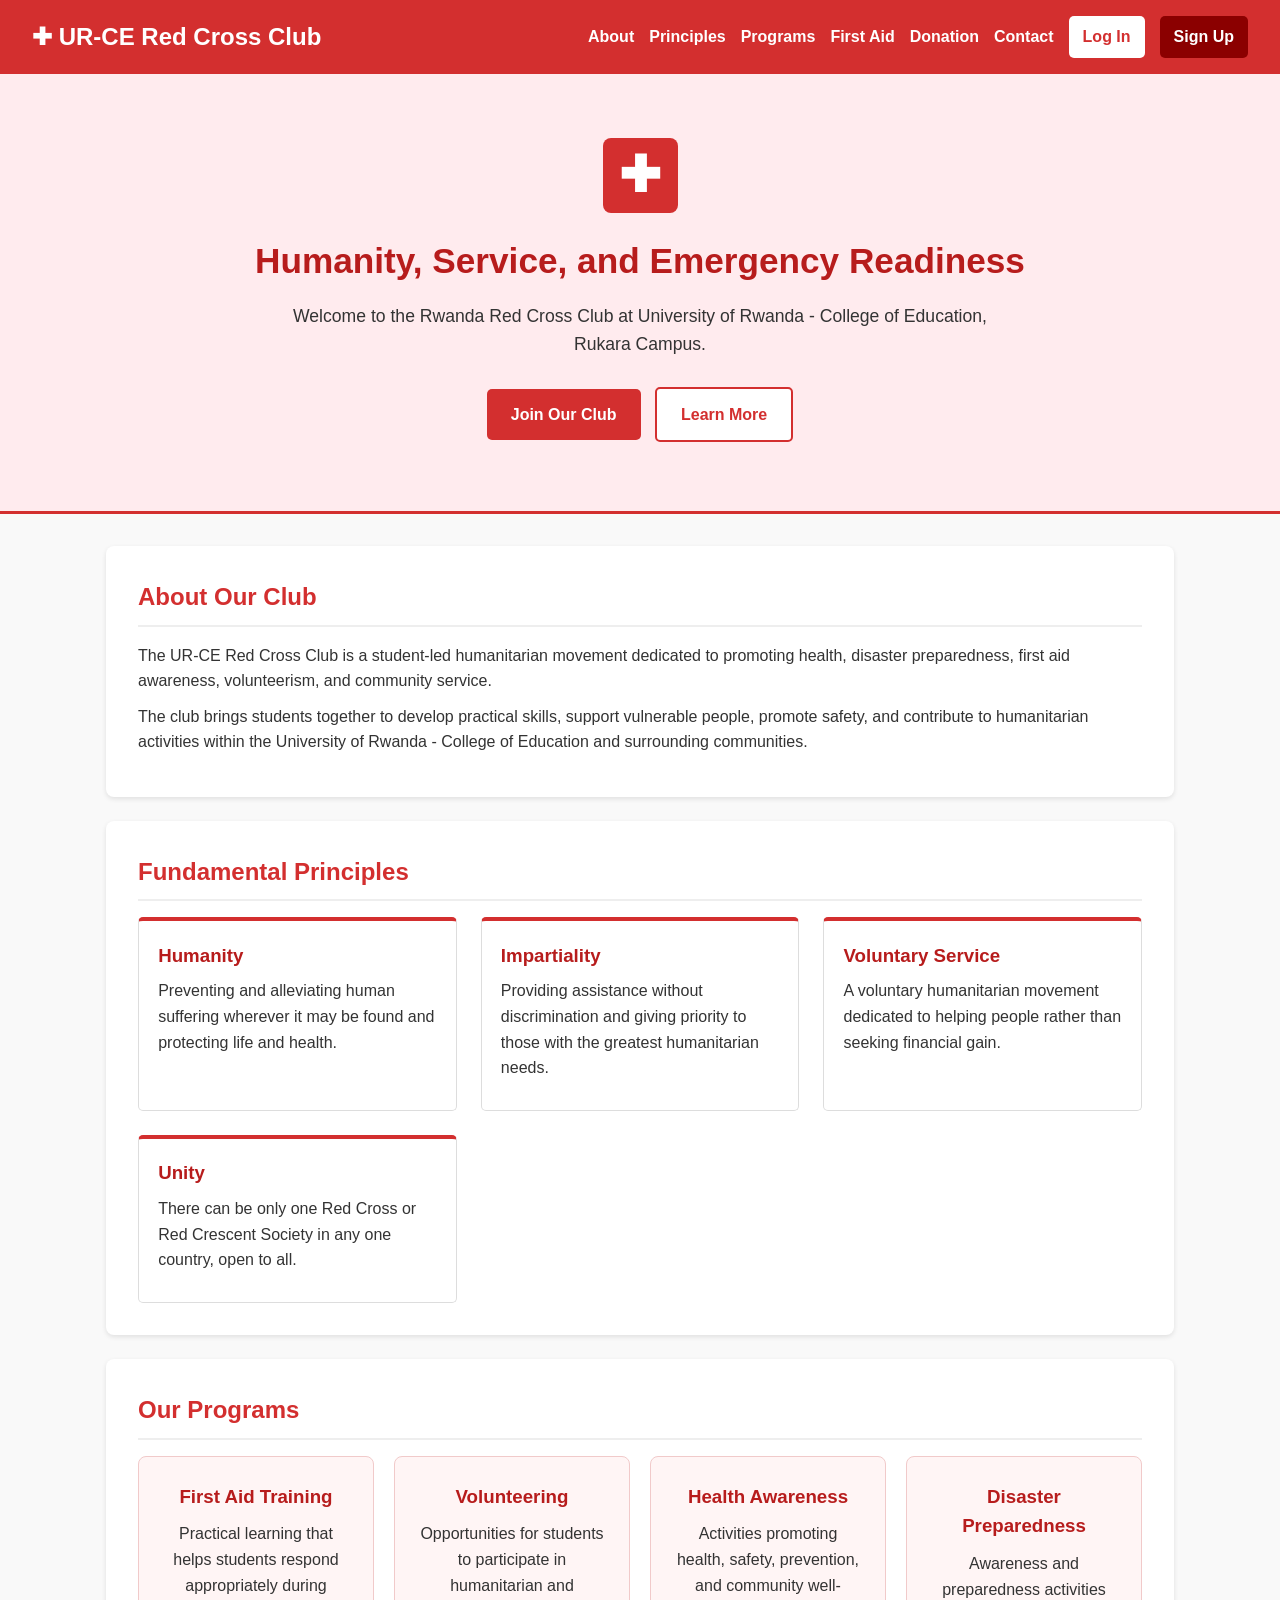
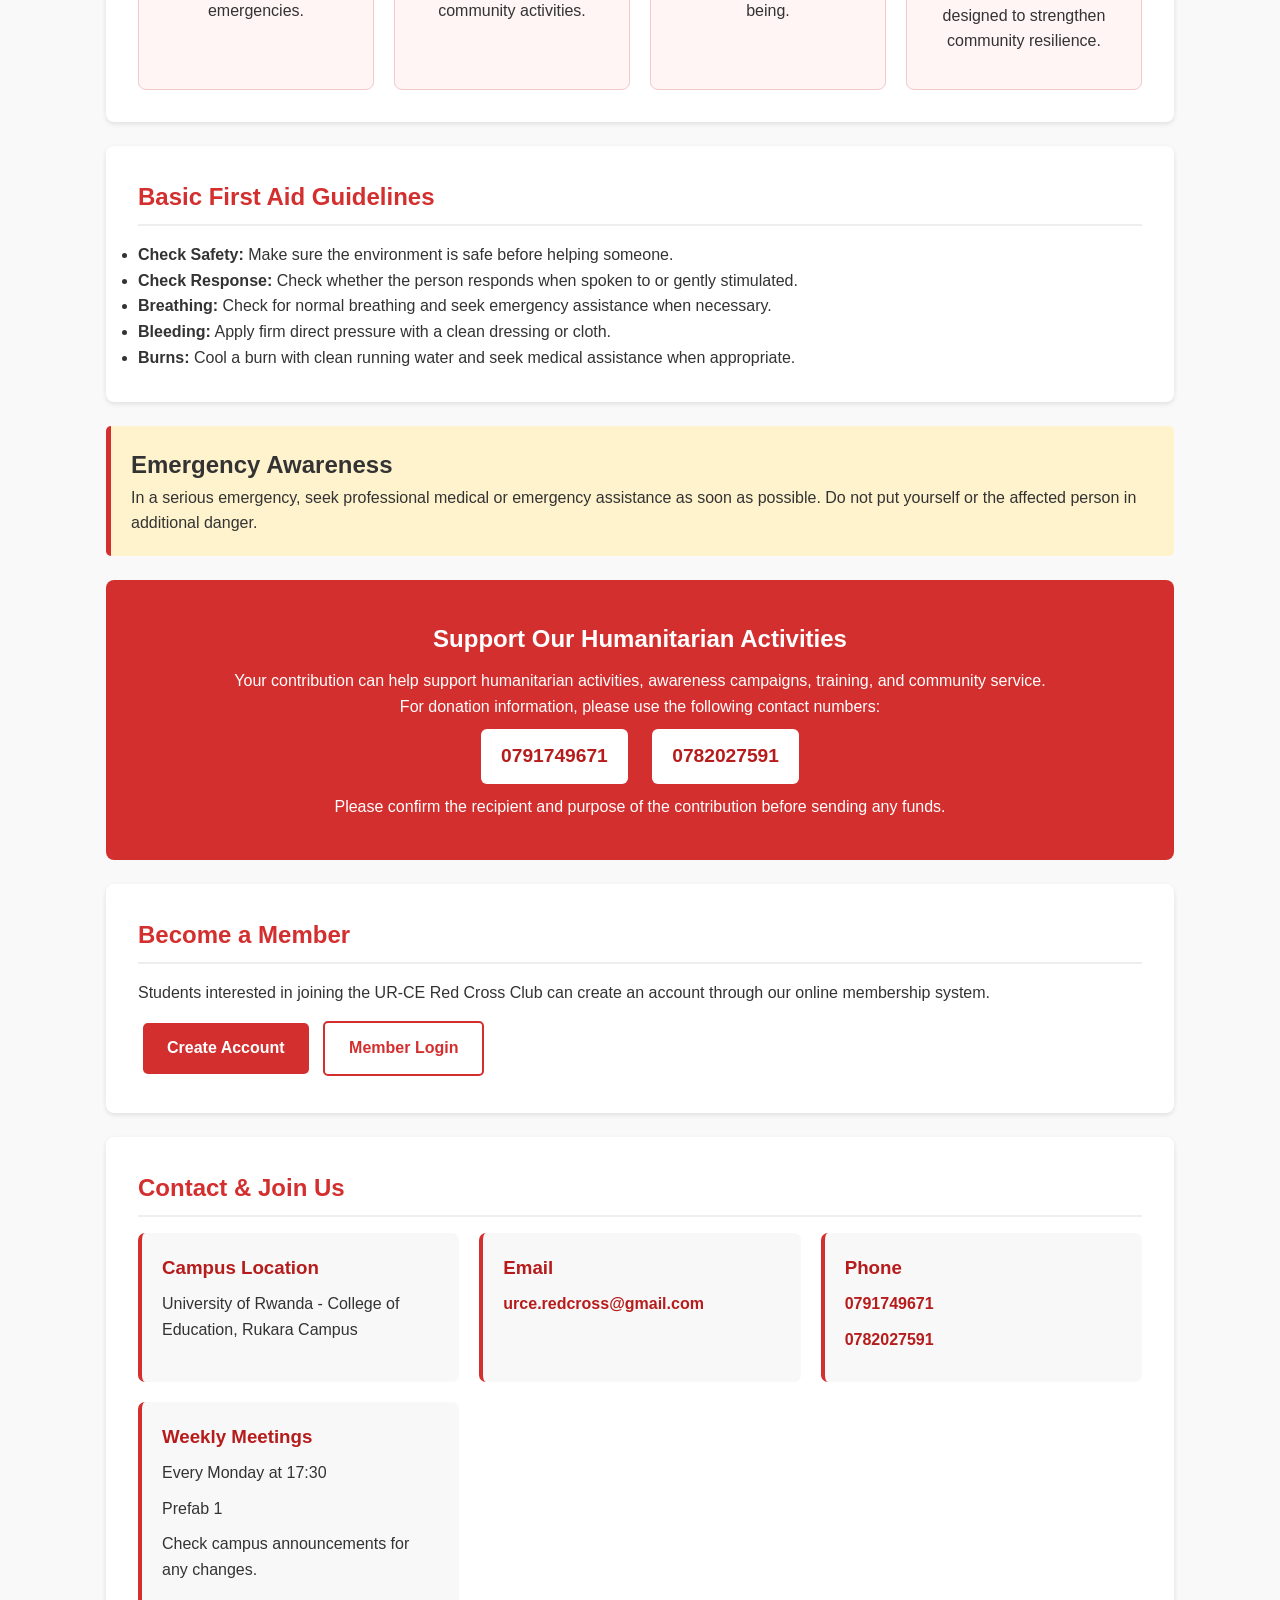
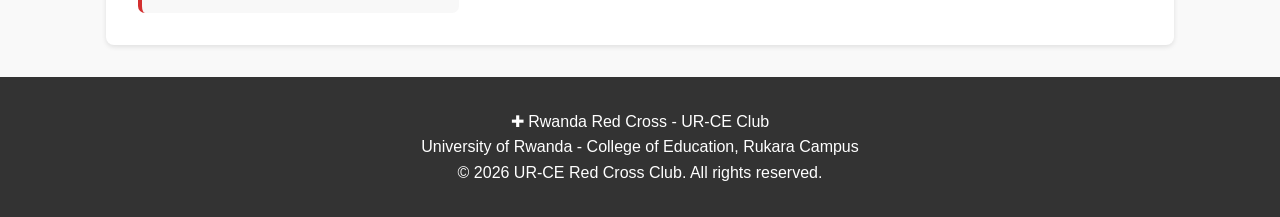
<file: index.html>
<!DOCTYPE html>
<html lang="en">

<head>
    <meta charset="UTF-8">
    <meta name="viewport" content="width=device-width, initial-scale=1.0">

    <title>Rwanda Red Cross - UR-CE Club</title>

    <style>
        * {
            box-sizing: border-box;
            margin: 0;
            padding: 0;
            font-family: Arial, sans-serif;
        }

        html {
            scroll-behavior: smooth;
        }

        body {
            line-height: 1.6;
            color: #333;
            background-color: #f9f9f9;
        }

        header {
            background-color: #d32f2f;
            color: #fff;
            padding: 1rem 2rem;
            display: flex;
            justify-content: space-between;
            align-items: center;
            flex-wrap: wrap;
            position: sticky;
            top: 0;
            z-index: 1000;
        }

        header h1 {
            font-size: 1.5rem;
        }

        nav {
            display: flex;
            align-items: center;
            flex-wrap: wrap;
        }

        nav a {
            color: white;
            text-decoration: none;
            margin-left: 15px;
            font-weight: bold;
        }

        nav a:hover {
            text-decoration: underline;
        }

        .auth-link {
            background: white;
            color: #d32f2f !important;
            padding: 8px 14px;
            border-radius: 5px;
        }

        .signup-link {
            background: #8b0000;
            color: white !important;
            padding: 8px 14px;
            border-radius: 5px;
        }

        .hero {
            background: #ffebee;
            text-align: center;
            padding: 4rem 1rem;
            border-bottom: 3px solid #d32f2f;
        }

        .cross {
            width: 75px;
            height: 75px;
            background: #d32f2f;
            color: white;
            margin: 0 auto 20px;
            display: flex;
            align-items: center;
            justify-content: center;
            font-size: 50px;
            font-weight: bold;
            border-radius: 8px;
        }

        .hero h2 {
            color: #b71c1c;
            font-size: 2.2rem;
            margin-bottom: 0.8rem;
        }

        .hero p {
            font-size: 1.1rem;
            max-width: 700px;
            margin: 0 auto 1.5rem auto;
        }

        .btn {
            display: inline-block;
            background: #d32f2f;
            color: white;
            padding: 0.8rem 1.5rem;
            text-decoration: none;
            border-radius: 5px;
            font-weight: bold;
            margin: 5px;
        }

        .btn:hover {
            background: #b71c1c;
        }

        .btn-white {
            background: white;
            color: #d32f2f;
            border: 2px solid #d32f2f;
        }

        .btn-white:hover {
            background: #ffebee;
        }

        .container {
            max-width: 1100px;
            margin: 2rem auto;
            padding: 0 1rem;
        }

        .section {
            background: white;
            padding: 2rem;
            margin-bottom: 1.5rem;
            border-radius: 8px;
            box-shadow: 0 2px 5px rgba(0, 0, 0, 0.1);
        }

        .section h2 {
            color: #d32f2f;
            margin-bottom: 1rem;
            border-bottom: 2px solid #eee;
            padding-bottom: 0.5rem;
        }

        .section p {
            margin-bottom: 10px;
        }

        .principles-grid {
            display: grid;
            grid-template-columns: repeat(auto-fit, minmax(250px, 1fr));
            gap: 1.5rem;
            margin-top: 1rem;
        }

        .card {
            border: 1px solid #ddd;
            padding: 1.2rem;
            border-radius: 5px;
            border-top: 4px solid #d32f2f;
        }

        .card h3 {
            color: #b71c1c;
            margin-bottom: 0.5rem;
        }

        .program-grid {
            display: grid;
            grid-template-columns: repeat(auto-fit, minmax(230px, 1fr));
            gap: 20px;
        }

        .program-card {
            padding: 25px;
            background: #fff5f5;
            border-radius: 8px;
            text-align: center;
            border: 1px solid #f1caca;
        }

        .program-card h3 {
            color: #b71c1c;
            margin-bottom: 10px;
        }

        .donation {
            background: #d32f2f;
            color: white;
            text-align: center;
            padding: 2.5rem 1rem;
            border-radius: 8px;
            margin-bottom: 1.5rem;
        }

        .donation h2 {
            margin-bottom: 10px;
            color: white;
        }

        .donation-number {
            display: inline-block;
            background: white;
            color: #b71c1c;
            padding: 12px 20px;
            margin: 10px;
            border-radius: 6px;
            font-size: 1.2rem;
            font-weight: bold;
        }

        .donation-number a {
            color: #b71c1c;
            text-decoration: none;
        }

        .emergency {
            background: #fff3cd;
            border-left: 5px solid #d32f2f;
            padding: 20px;
            margin-bottom: 1.5rem;
            border-radius: 5px;
        }

        .contact-grid {
            display: grid;
            grid-template-columns: repeat(auto-fit, minmax(250px, 1fr));
            gap: 20px;
        }

        .contact-card {
            padding: 20px;
            background: #f8f8f8;
            border-radius: 7px;
            border-left: 4px solid #d32f2f;
        }

        .contact-card h3 {
            color: #b71c1c;
            margin-bottom: 8px;
        }

        .contact-card a {
            color: #b71c1c;
            font-weight: bold;
            text-decoration: none;
        }

        .contact-card a:hover {
            text-decoration: underline;
        }

        footer {
            text-align: center;
            padding: 2rem 1rem;
            background: #333;
            color: white;
            margin-top: 2rem;
        }

        @media (max-width: 768px) {

            header {
                text-align: center;
                justify-content: center;
            }

            header h1 {
                width: 100%;
                margin-bottom: 15px;
            }

            nav {
                justify-content: center;
            }

            nav a {
                margin: 5px;
            }

            .hero h2 {
                font-size: 1.7rem;
            }
        }
    </style>
</head>


<body>

    <!-- HEADER -->
    <header>

        <h1>✚ UR-CE Red Cross Club</h1>

        <nav>

            <a href="#about">About</a>
            <a href="#principles">Principles</a>
            <a href="#programs">Programs</a>
            <a href="#first-aid">First Aid</a>
            <a href="#donation">Donation</a>
            <a href="#contact">Contact</a>

            <a href="login.html" class="auth-link">
                Log In
            </a>

            <a href="signup.html" class="signup-link">
                Sign Up
            </a>

        </nav>

    </header>


    <!-- HERO -->
    <section class="hero">

        <div class="cross">✚</div>

        <h2>
            Humanity, Service, and Emergency Readiness
        </h2>

        <p>
            Welcome to the Rwanda Red Cross Club at
            University of Rwanda - College of Education,
            Rukara Campus.
        </p>

        <a href="signup.html" class="btn">
            Join Our Club
        </a>

        <a href="#about" class="btn btn-white">
            Learn More
        </a>

    </section>


    <div class="container">


        <!-- ABOUT -->
        <section id="about" class="section">

            <h2>About Our Club</h2>

            <p>
                The UR-CE Red Cross Club is a student-led
                humanitarian movement dedicated to promoting
                health, disaster preparedness, first aid
                awareness, volunteerism, and community
                service.
            </p>

            <p>
                The club brings students together to develop
                practical skills, support vulnerable people,
                promote safety, and contribute to humanitarian
                activities within the University of Rwanda -
                College of Education and surrounding communities.
            </p>

        </section>


        <!-- PRINCIPLES -->
        <section id="principles" class="section">

            <h2>Fundamental Principles</h2>

            <div class="principles-grid">

                <div class="card">
                    <h3>Humanity</h3>
                    <p>
                        Preventing and alleviating human suffering
                        wherever it may be found and protecting
                        life and health.
                    </p>
                </div>

                <div class="card">
                    <h3>Impartiality</h3>
                    <p>
                        Providing assistance without discrimination
                        and giving priority to those with the
                        greatest humanitarian needs.
                    </p>
                </div>

                <div class="card">
                    <h3>Voluntary Service</h3>
                    <p>
                        A voluntary humanitarian movement dedicated
                        to helping people rather than seeking
                        financial gain.
                    </p>
                </div>

                <div class="card">
                    <h3>Unity</h3>
                    <p>
                        There can be only one Red Cross or Red
                        Crescent Society in any one country,
                        open to all.
                    </p>
                </div>

            </div>

        </section>


        <!-- PROGRAMS -->
        <section id="programs" class="section">

            <h2>Our Programs</h2>

            <div class="program-grid">

                <div class="program-card">
                    <h3>First Aid Training</h3>
                    <p>
                        Practical learning that helps students
                        respond appropriately during emergencies.
                    </p>
                </div>

                <div class="program-card">
                    <h3>Volunteering</h3>
                    <p>
                        Opportunities for students to participate
                        in humanitarian and community activities.
                    </p>
                </div>

                <div class="program-card">
                    <h3>Health Awareness</h3>
                    <p>
                        Activities promoting health, safety,
                        prevention, and community well-being.
                    </p>
                </div>

                <div class="program-card">
                    <h3>Disaster Preparedness</h3>
                    <p>
                        Awareness and preparedness activities
                        designed to strengthen community resilience.
                    </p>
                </div>

            </div>

        </section>


        <!-- FIRST AID -->
        <section id="first-aid" class="section">

            <h2>Basic First Aid Guidelines</h2>

            <ul>

                <li>
                    <strong>Check Safety:</strong>
                    Make sure the environment is safe before
                    helping someone.
                </li>

                <li>
                    <strong>Check Response:</strong>
                    Check whether the person responds when spoken
                    to or gently stimulated.
                </li>

                <li>
                    <strong>Breathing:</strong>
                    Check for normal breathing and seek emergency
                    assistance when necessary.
                </li>

                <li>
                    <strong>Bleeding:</strong>
                    Apply firm direct pressure with a clean
                    dressing or cloth.
                </li>

                <li>
                    <strong>Burns:</strong>
                    Cool a burn with clean running water and
                    seek medical assistance when appropriate.
                </li>

            </ul>

        </section>


        <!-- EMERGENCY -->
        <section class="emergency">

            <h2>Emergency Awareness</h2>

            <p>
                In a serious emergency, seek professional
                medical or emergency assistance as soon as
                possible. Do not put yourself or the affected
                person in additional danger.
            </p>

        </section>


        <!-- DONATION -->
        <section id="donation" class="donation">

            <h2>Support Our Humanitarian Activities</h2>

            <p>
                Your contribution can help support humanitarian
                activities, awareness campaigns, training, and
                community service.
            </p>

            <p>
                For donation information, please use the
                following contact numbers:
            </p>

            <div>

                <span class="donation-number">
                    <a href="tel:+250791749671">
                        0791749671
                    </a>
                </span>

                <span class="donation-number">
                    <a href="tel:+250782027591">
                        0782027591
                    </a>
                </span>

            </div>

            <p>
                Please confirm the recipient and purpose of the
                contribution before sending any funds.
            </p>

        </section>


        <!-- JOIN -->
        <section class="section">

            <h2>Become a Member</h2>

            <p>
                Students interested in joining the UR-CE Red
                Cross Club can create an account through our
                online membership system.
            </p>

            <a href="signup.html" class="btn">
                Create Account
            </a>

            <a href="login.html" class="btn btn-white">
                Member Login
            </a>

        </section>


        <!-- CONTACT -->
        <section id="contact" class="section">

            <h2>Contact & Join Us</h2>

            <div class="contact-grid">

                <div class="contact-card">

                    <h3>Campus Location</h3>

                    <p>
                        University of Rwanda -
                        College of Education,
                        Rukara Campus
                    </p>

                </div>


                <div class="contact-card">

                    <h3>Email</h3>

                    <p>
                        <a href="mailto:urce.redcross@gmail.com">
                            urce.redcross@gmail.com
                        </a>
                    </p>

                </div>


                <div class="contact-card">

                    <h3>Phone</h3>

                    <p>
                        <a href="tel:+250791749671">
                            0791749671
                        </a>
                    </p>

                    <p>
                        <a href="tel:+250782027591">
                            0782027591
                        </a>
                    </p>

                </div>


                <div class="contact-card">

                    <h3>Weekly Meetings</h3>

                    <p>
                        Every Monday at 17:30
                    </p>

                    <p>
                        Prefab 1
                    </p>

                    <p>
                        Check campus announcements for
                        any changes.
                    </p>

                </div>

            </div>

        </section>

    </div>


    <!-- FOOTER -->
    <footer>

        <p>
            ✚ Rwanda Red Cross - UR-CE Club
        </p>

        <p>
            University of Rwanda - College of Education,
            Rukara Campus
        </p>

        <p>
            &copy; 2026 UR-CE Red Cross Club.
            All rights reserved.
        </p>

    </footer>


    <!-- WEBSITE JAVASCRIPT -->
    <script src="script.js"></script>

</body>

</html>
</file>
